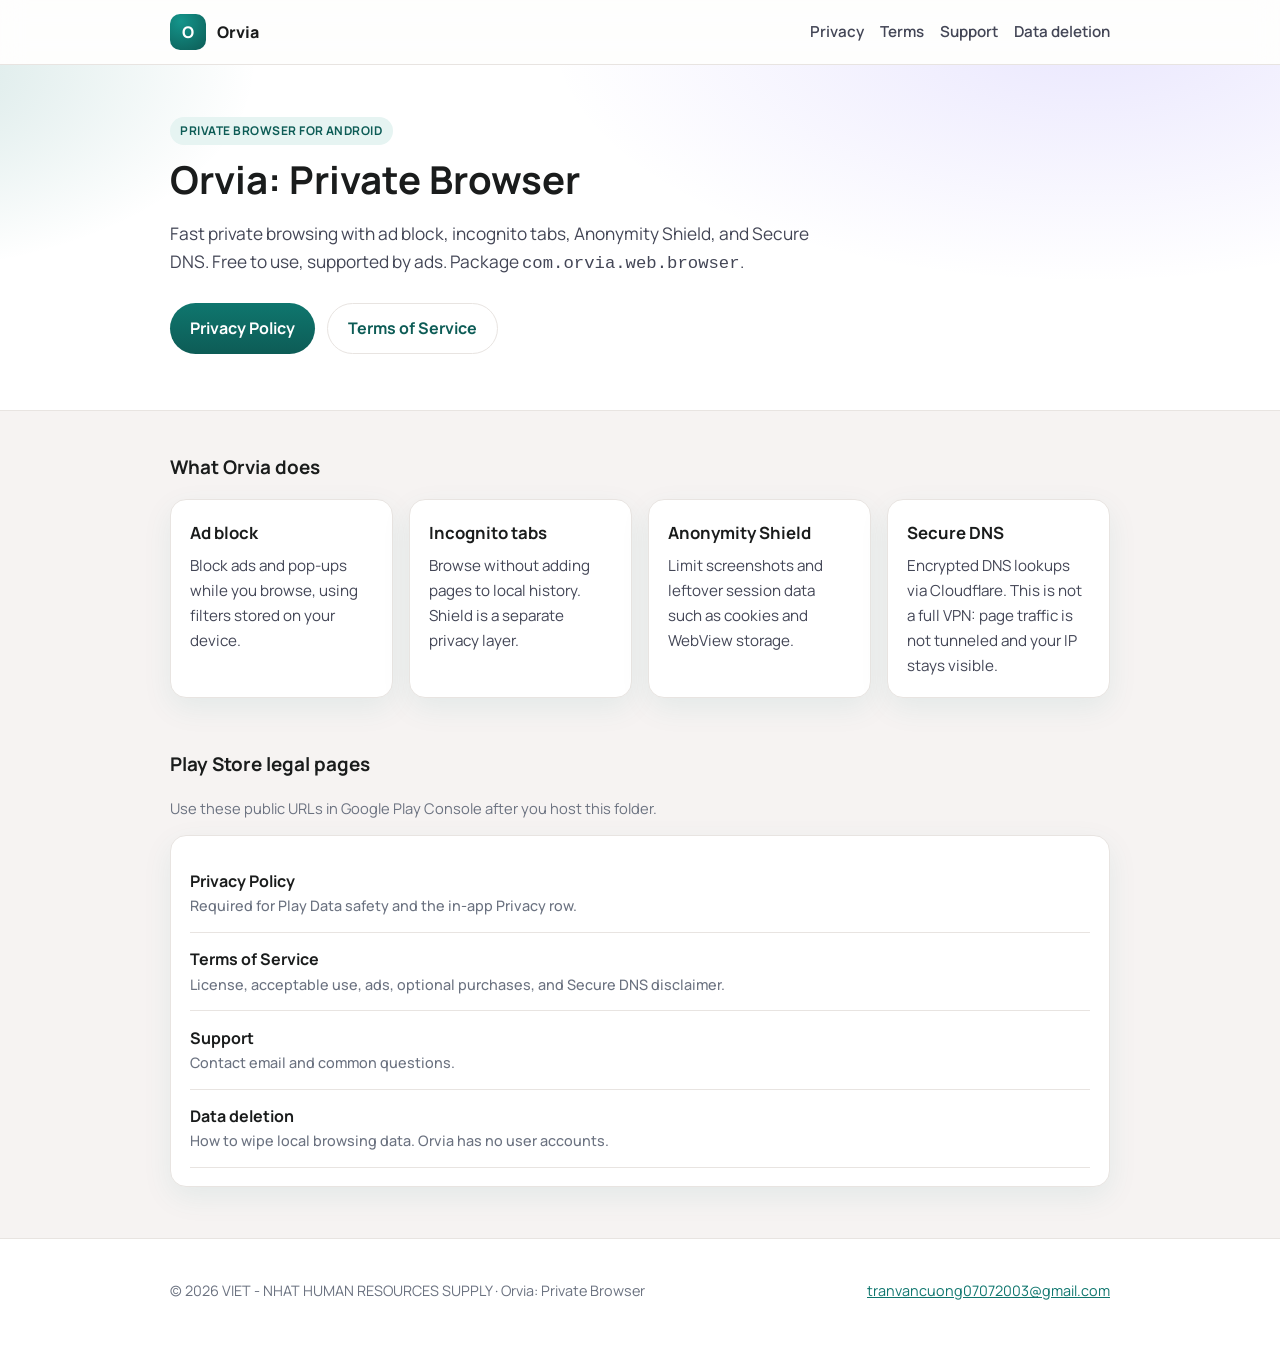
<file: index.html>
<!doctype html>
<html lang="en">
<head>
  <meta charset="utf-8">
  <meta name="viewport" content="width=device-width, initial-scale=1">
  <title>Orvia: Private Browser</title>
  <meta name="description" content="Orvia is a private fast browser with ad block, incognito tabs, Anonymity Shield, and Secure DNS. Privacy Policy and Terms for Google Play.">
  <link rel="preconnect" href="https://fonts.googleapis.com">
  <link rel="preconnect" href="https://fonts.gstatic.com" crossorigin>
  <link href="https://fonts.googleapis.com/css2?family=Manrope:wght@500;600;700;800&display=swap" rel="stylesheet">
  <link rel="stylesheet" href="assets/css/style.css">
</head>
<body>
  <nav class="nav">
    <div class="nav-inner">
      <a class="brand" href="./"><span class="mark">O</span> Orvia</a>
      <div class="nav-links">
        <a href="./privacy/">Privacy</a>
        <a href="./terms/">Terms</a>
        <a href="./support/">Support</a>
        <a href="./delete-account/">Data deletion</a>
      </div>
    </div>
  </nav>

  <header class="hero">
    <div class="hero-inner">
      <span class="badge">Private browser for Android</span>
      <h1>Orvia: Private Browser</h1>
      <p class="lede">Fast private browsing with ad block, incognito tabs, Anonymity Shield, and Secure DNS. Free to use, supported by ads. Package <code>com.orvia.web.browser</code>.</p>
      <div class="cta-row">
        <a class="btn btn-primary" href="./privacy/">Privacy Policy</a>
        <a class="btn btn-ghost" href="./terms/">Terms of Service</a>
      </div>
    </div>
  </header>

  <main>
    <section class="section">
      <div class="wrap">
        <h2 style="border:0;padding:0;margin:0 0 1rem">What Orvia does</h2>
        <div class="grid">
          <article class="card">
            <h3>Ad block</h3>
            <p>Block ads and pop-ups while you browse, using filters stored on your device.</p>
          </article>
          <article class="card">
            <h3>Incognito tabs</h3>
            <p>Browse without adding pages to local history. Shield is a separate privacy layer.</p>
          </article>
          <article class="card">
            <h3>Anonymity Shield</h3>
            <p>Limit screenshots and leftover session data such as cookies and WebView storage.</p>
          </article>
          <article class="card">
            <h3>Secure DNS</h3>
            <p>Encrypted DNS lookups via Cloudflare. This is not a full VPN: page traffic is not tunneled and your IP stays visible.</p>
          </article>
        </div>
      </div>
    </section>

    <section class="section" style="padding-top:0">
      <div class="wrap">
        <h2 style="border:0;padding:0;margin:0 0 1rem">Play Store legal pages</h2>
        <p class="meta">Use these public URLs in Google Play Console after you host this folder.</p>
        <nav class="legal-list card">
          <a href="./privacy/">Privacy Policy <span>Required for Play Data safety and the in-app Privacy row.</span></a>
          <a href="./terms/">Terms of Service <span>License, acceptable use, ads, optional purchases, and Secure DNS disclaimer.</span></a>
          <a href="./support/">Support <span>Contact email and common questions.</span></a>
          <a href="./delete-account/">Data deletion <span>How to wipe local browsing data. Orvia has no user accounts.</span></a>
        </nav>
      </div>
    </section>
  </main>

  <footer>
    <div class="footer-inner">
      <p>© 2026 VIET - NHAT HUMAN RESOURCES SUPPLY · Orvia: Private Browser</p>
      <p><a href="mailto:tranvancuong07072003@gmail.com">tranvancuong07072003@gmail.com</a></p>
    </div>
  </footer>
</body>
</html>
</file>
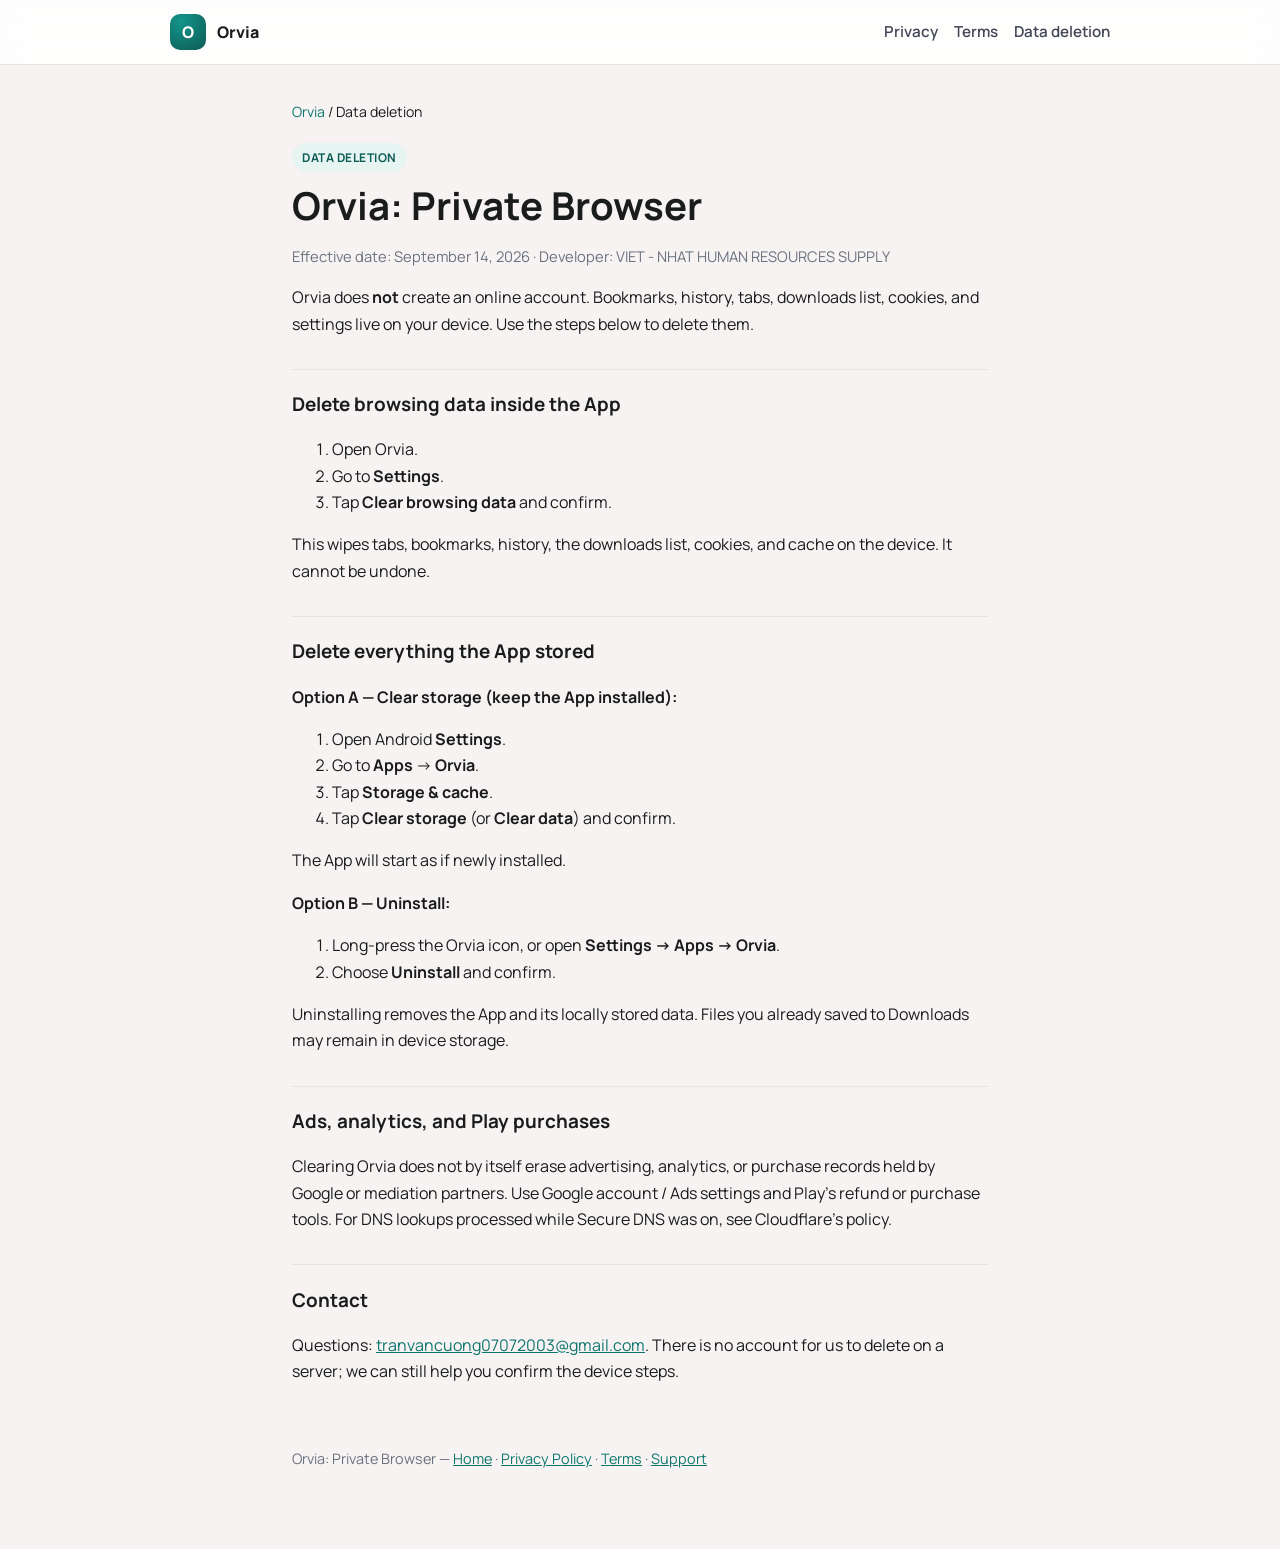
<file: delete-account/index.html>
<!doctype html>
<html lang="en">
<head>
  <meta charset="utf-8">
  <meta name="viewport" content="width=device-width, initial-scale=1">
  <title>Data deletion — Orvia: Private Browser</title>
  <meta name="description" content="How to delete browsing data stored by Orvia: Private Browser. The app has no user accounts.">
  <link rel="preconnect" href="https://fonts.googleapis.com">
  <link rel="preconnect" href="https://fonts.gstatic.com" crossorigin>
  <link href="https://fonts.googleapis.com/css2?family=Manrope:wght@500;600;700;800&display=swap" rel="stylesheet">
  <link rel="stylesheet" href="../assets/css/style.css">
</head>
<body>
  <nav class="nav">
    <div class="nav-inner">
      <a class="brand" href="../"><span class="mark">O</span> Orvia</a>
      <div class="nav-links">
        <a href="../privacy/">Privacy</a>
        <a href="../terms/">Terms</a>
        <a href="../delete-account/">Data deletion</a>
      </div>
    </div>
  </nav>

  <main class="doc">
    <nav class="crumbs"><a href="../">Orvia</a> / Data deletion</nav>
    <span class="badge">Data deletion</span>
    <h1>Orvia: Private Browser</h1>
    <p class="meta">Effective date: September 14, 2026 · Developer: VIET - NHAT HUMAN RESOURCES SUPPLY</p>

    <p>Orvia does <strong>not</strong> create an online account. Bookmarks, history, tabs, downloads list, cookies, and settings live on your device. Use the steps below to delete them.</p>

    <h2>Delete browsing data inside the App</h2>
    <ol>
      <li>Open Orvia.</li>
      <li>Go to <strong>Settings</strong>.</li>
      <li>Tap <strong>Clear browsing data</strong> and confirm.</li>
    </ol>
    <p>This wipes tabs, bookmarks, history, the downloads list, cookies, and cache on the device. It cannot be undone.</p>

    <h2>Delete everything the App stored</h2>
    <p><strong>Option A — Clear storage (keep the App installed):</strong></p>
    <ol>
      <li>Open Android <strong>Settings</strong>.</li>
      <li>Go to <strong>Apps</strong> → <strong>Orvia</strong>.</li>
      <li>Tap <strong>Storage &amp; cache</strong>.</li>
      <li>Tap <strong>Clear storage</strong> (or <strong>Clear data</strong>) and confirm.</li>
    </ol>
    <p>The App will start as if newly installed.</p>
    <p><strong>Option B — Uninstall:</strong></p>
    <ol>
      <li>Long-press the Orvia icon, or open <strong>Settings → Apps → Orvia</strong>.</li>
      <li>Choose <strong>Uninstall</strong> and confirm.</li>
    </ol>
    <p>Uninstalling removes the App and its locally stored data. Files you already saved to Downloads may remain in device storage.</p>

    <h2>Ads, analytics, and Play purchases</h2>
    <p>Clearing Orvia does not by itself erase advertising, analytics, or purchase records held by Google or mediation partners. Use Google account / Ads settings and Play’s refund or purchase tools. For DNS lookups processed while Secure DNS was on, see Cloudflare’s policy.</p>

    <h2>Contact</h2>
    <p>Questions: <a href="mailto:tranvancuong07072003@gmail.com">tranvancuong07072003@gmail.com</a>. There is no account for us to delete on a server; we can still help you confirm the device steps.</p>

    <footer style="background:transparent;border:0;padding:2rem 0 0">
      <p>Orvia: Private Browser — <a href="../">Home</a> · <a href="../privacy/">Privacy Policy</a> · <a href="../terms/">Terms</a> · <a href="../support/">Support</a></p>
    </footer>
  </main>
</body>
</html>
</file>
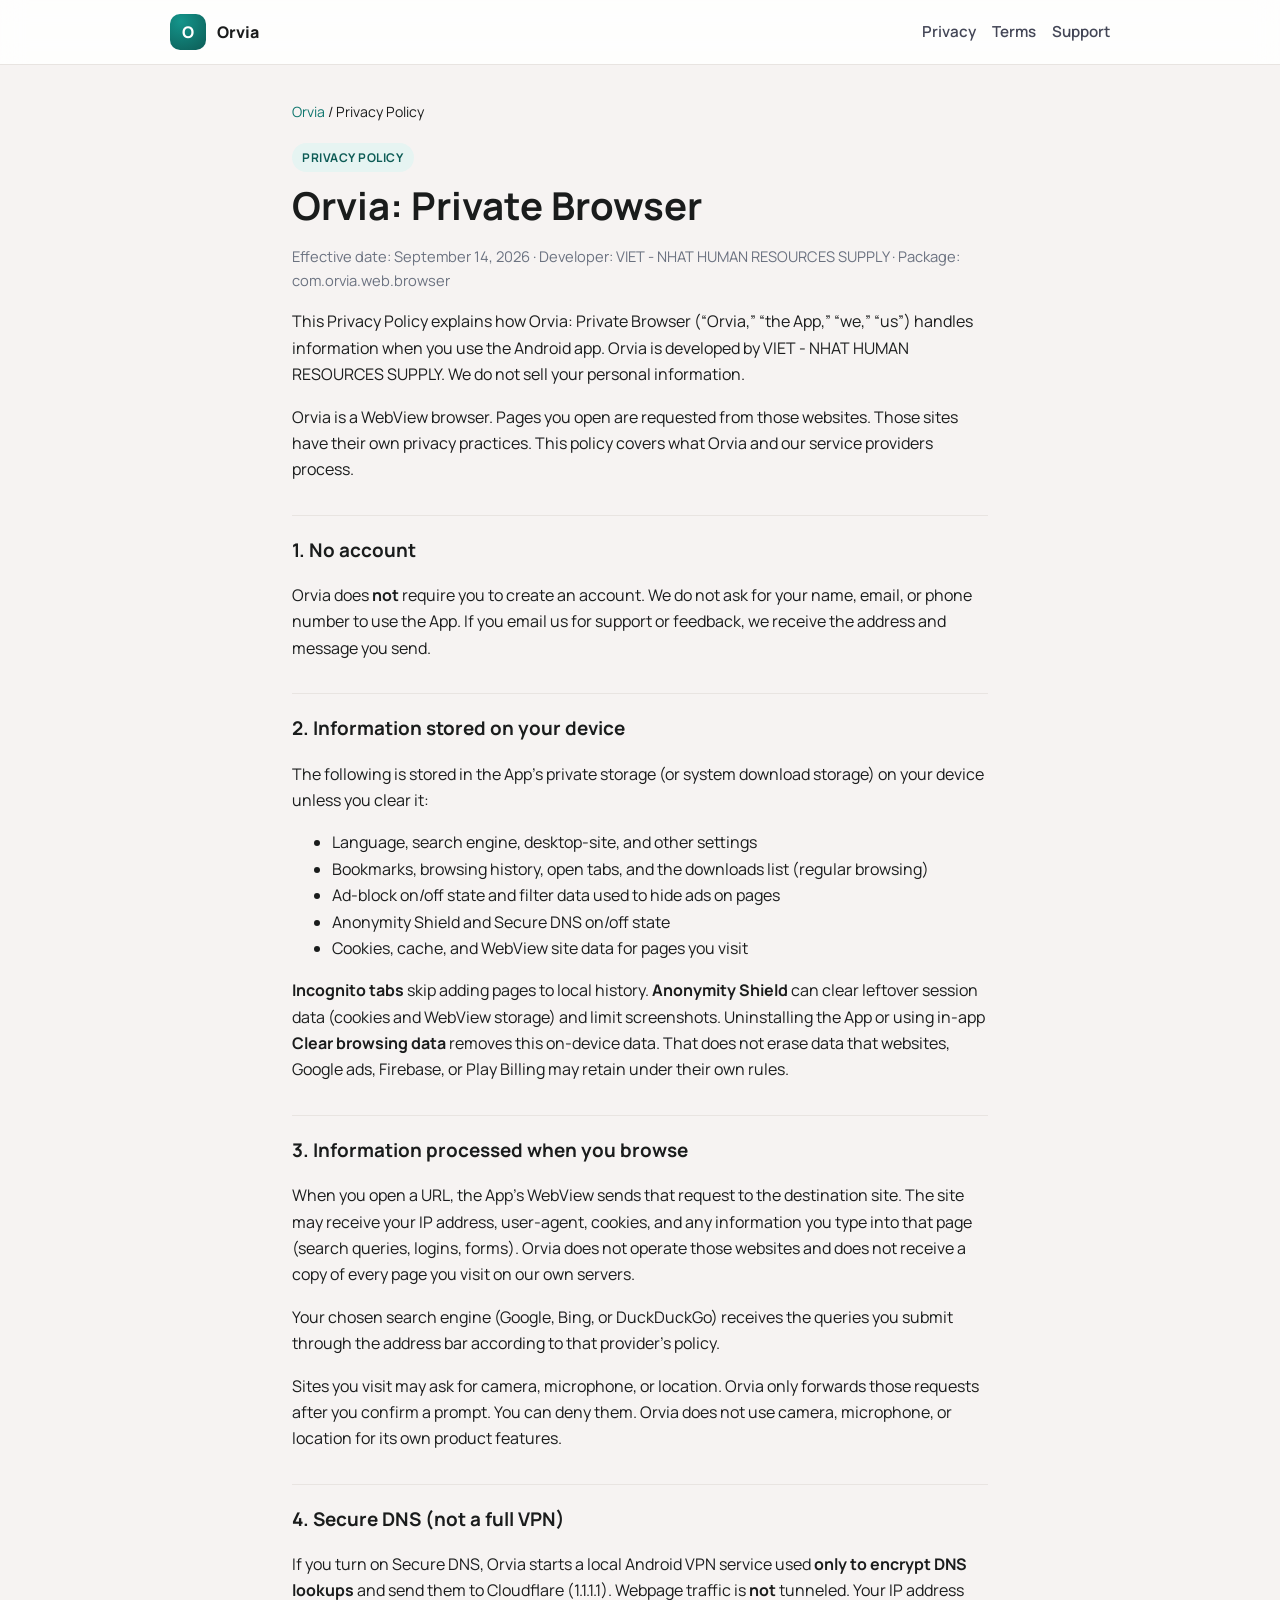
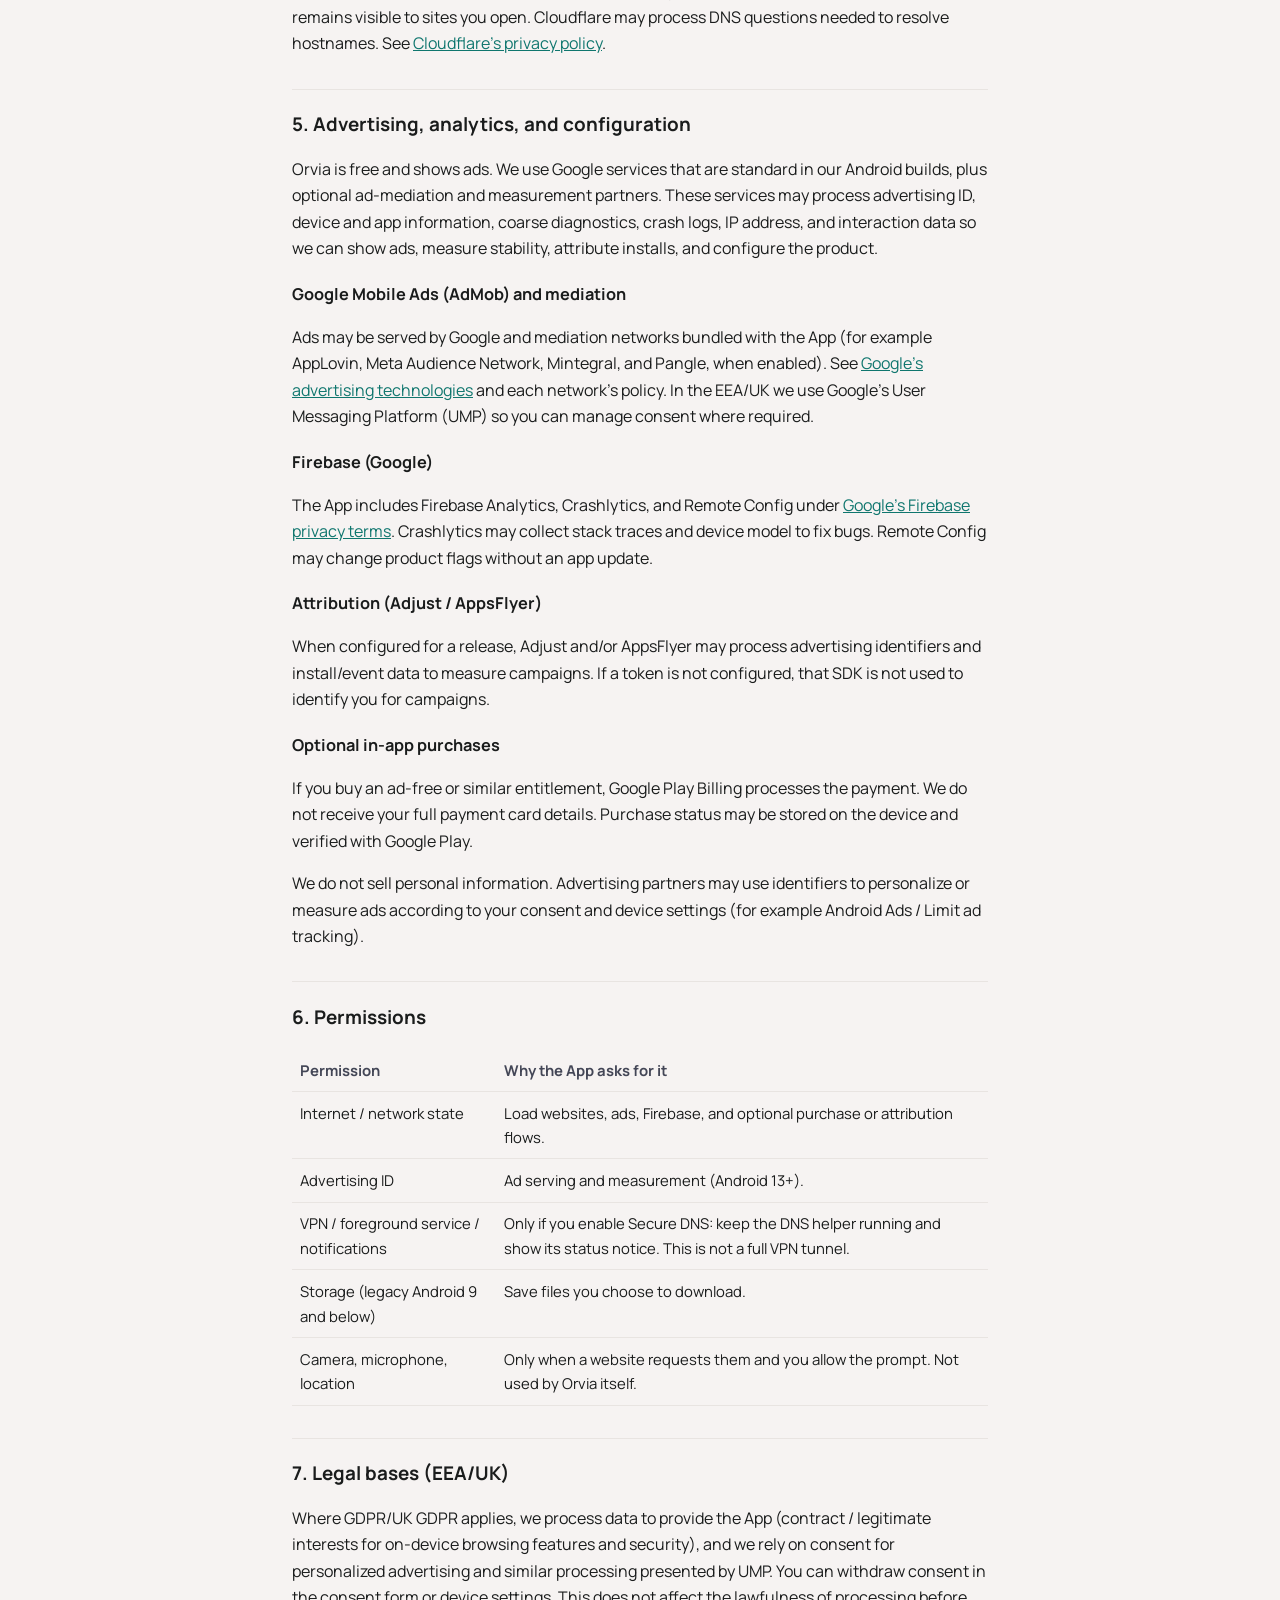
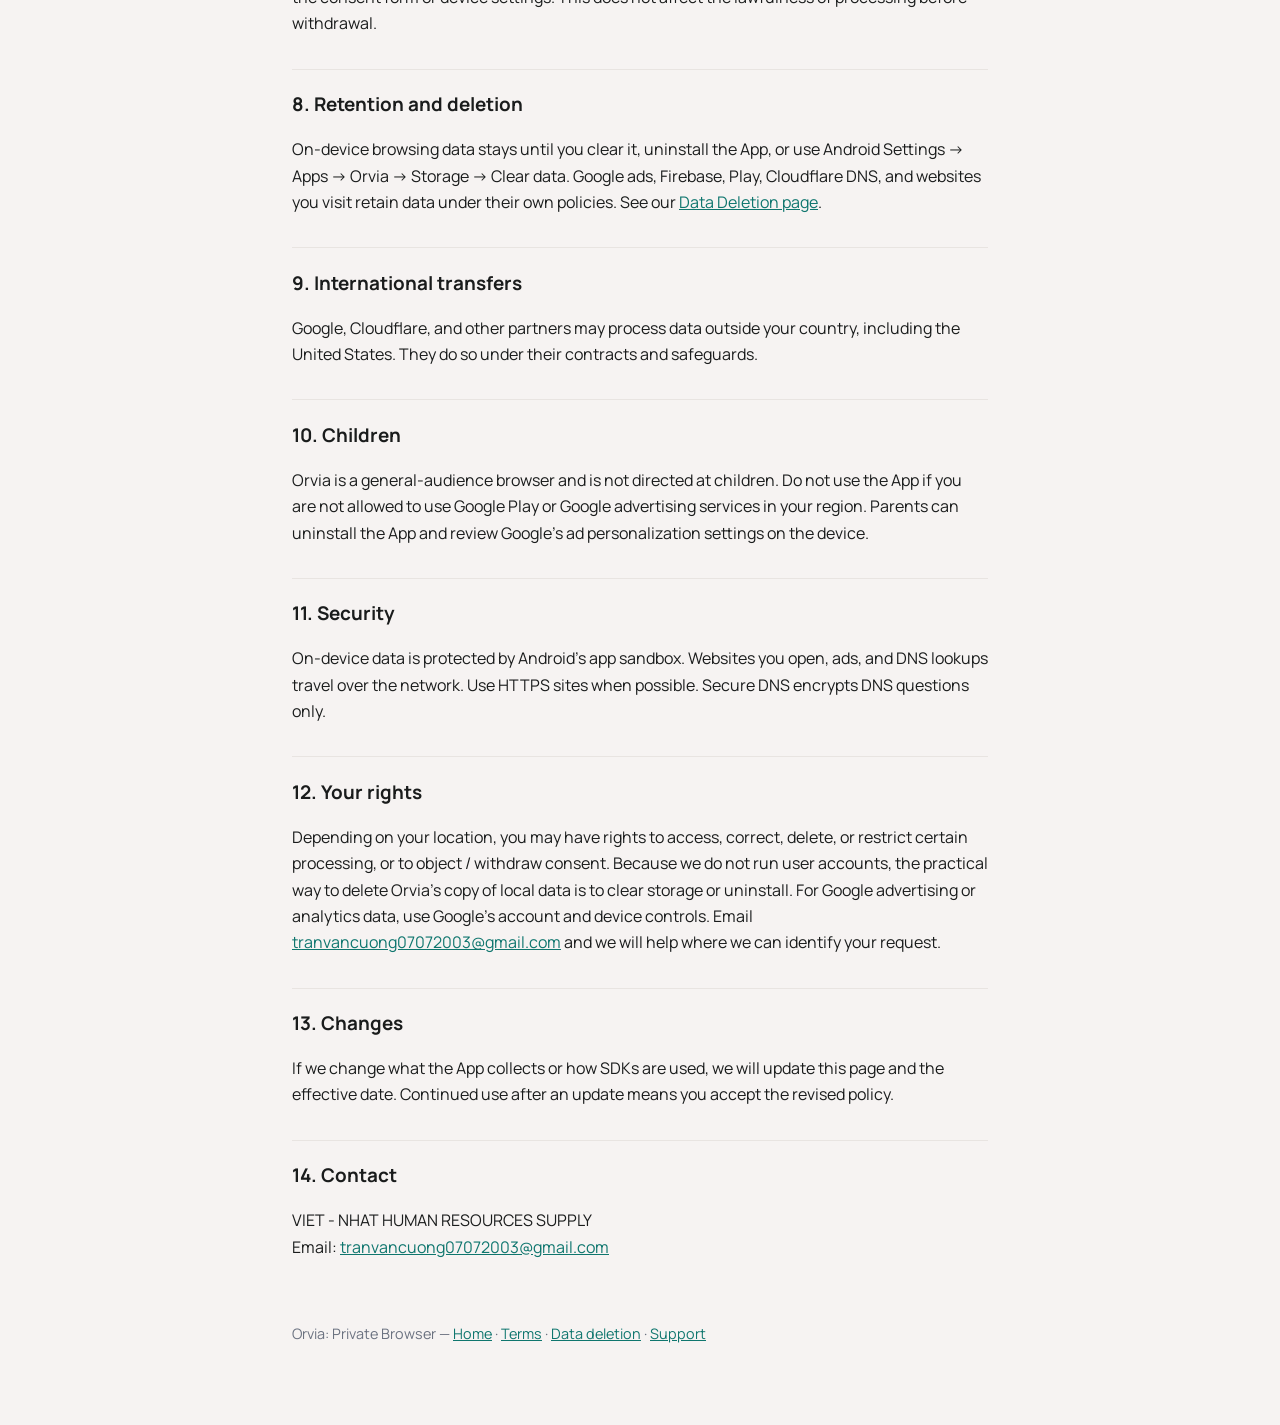
<file: privacy/index.html>
<!doctype html>
<html lang="en">
<head>
  <meta charset="utf-8">
  <meta name="viewport" content="width=device-width, initial-scale=1">
  <title>Privacy Policy — Orvia: Private Browser</title>
  <meta name="description" content="Privacy Policy for Orvia: Private Browser, developed by VIET - NHAT HUMAN RESOURCES SUPPLY.">
  <link rel="preconnect" href="https://fonts.googleapis.com">
  <link rel="preconnect" href="https://fonts.gstatic.com" crossorigin>
  <link href="https://fonts.googleapis.com/css2?family=Manrope:wght@500;600;700;800&display=swap" rel="stylesheet">
  <link rel="stylesheet" href="../assets/css/style.css">
</head>
<body>
  <nav class="nav">
    <div class="nav-inner">
      <a class="brand" href="../"><span class="mark">O</span> Orvia</a>
      <div class="nav-links">
        <a href="../privacy/">Privacy</a>
        <a href="../terms/">Terms</a>
        <a href="../support/">Support</a>
      </div>
    </div>
  </nav>

  <main class="doc">
    <nav class="crumbs"><a href="../">Orvia</a> / Privacy Policy</nav>
    <span class="badge">Privacy Policy</span>
    <h1>Orvia: Private Browser</h1>
    <p class="meta">Effective date: September 14, 2026 · Developer: VIET - NHAT HUMAN RESOURCES SUPPLY · Package: com.orvia.web.browser</p>

    <p>This Privacy Policy explains how Orvia: Private Browser (“Orvia,” “the App,” “we,” “us”) handles information when you use the Android app. Orvia is developed by VIET - NHAT HUMAN RESOURCES SUPPLY. We do not sell your personal information.</p>
    <p>Orvia is a WebView browser. Pages you open are requested from those websites. Those sites have their own privacy practices. This policy covers what Orvia and our service providers process.</p>

    <h2>1. No account</h2>
    <p>Orvia does <strong>not</strong> require you to create an account. We do not ask for your name, email, or phone number to use the App. If you email us for support or feedback, we receive the address and message you send.</p>

    <h2>2. Information stored on your device</h2>
    <p>The following is stored in the App’s private storage (or system download storage) on your device unless you clear it:</p>
    <ul>
      <li>Language, search engine, desktop-site, and other settings</li>
      <li>Bookmarks, browsing history, open tabs, and the downloads list (regular browsing)</li>
      <li>Ad-block on/off state and filter data used to hide ads on pages</li>
      <li>Anonymity Shield and Secure DNS on/off state</li>
      <li>Cookies, cache, and WebView site data for pages you visit</li>
    </ul>
    <p><strong>Incognito tabs</strong> skip adding pages to local history. <strong>Anonymity Shield</strong> can clear leftover session data (cookies and WebView storage) and limit screenshots. Uninstalling the App or using in-app <strong>Clear browsing data</strong> removes this on-device data. That does not erase data that websites, Google ads, Firebase, or Play Billing may retain under their own rules.</p>

    <h2>3. Information processed when you browse</h2>
    <p>When you open a URL, the App’s WebView sends that request to the destination site. The site may receive your IP address, user-agent, cookies, and any information you type into that page (search queries, logins, forms). Orvia does not operate those websites and does not receive a copy of every page you visit on our own servers.</p>
    <p>Your chosen search engine (Google, Bing, or DuckDuckGo) receives the queries you submit through the address bar according to that provider’s policy.</p>
    <p>Sites you visit may ask for camera, microphone, or location. Orvia only forwards those requests after you confirm a prompt. You can deny them. Orvia does not use camera, microphone, or location for its own product features.</p>

    <h2>4. Secure DNS (not a full VPN)</h2>
    <p>If you turn on Secure DNS, Orvia starts a local Android VPN service used <strong>only to encrypt DNS lookups</strong> and send them to Cloudflare (1.1.1.1). Webpage traffic is <strong>not</strong> tunneled. Your IP address remains visible to sites you open. Cloudflare may process DNS questions needed to resolve hostnames. See <a href="https://www.cloudflare.com/privacypolicy/">Cloudflare’s privacy policy</a>.</p>

    <h2>5. Advertising, analytics, and configuration</h2>
    <p>Orvia is free and shows ads. We use Google services that are standard in our Android builds, plus optional ad-mediation and measurement partners. These services may process advertising ID, device and app information, coarse diagnostics, crash logs, IP address, and interaction data so we can show ads, measure stability, attribute installs, and configure the product.</p>

    <h3>Google Mobile Ads (AdMob) and mediation</h3>
    <p>Ads may be served by Google and mediation networks bundled with the App (for example AppLovin, Meta Audience Network, Mintegral, and Pangle, when enabled). See <a href="https://policies.google.com/technologies/ads">Google’s advertising technologies</a> and each network’s policy. In the EEA/UK we use Google’s User Messaging Platform (UMP) so you can manage consent where required.</p>

    <h3>Firebase (Google)</h3>
    <p>The App includes Firebase Analytics, Crashlytics, and Remote Config under <a href="https://firebase.google.com/support/privacy">Google’s Firebase privacy terms</a>. Crashlytics may collect stack traces and device model to fix bugs. Remote Config may change product flags without an app update.</p>

    <h3>Attribution (Adjust / AppsFlyer)</h3>
    <p>When configured for a release, Adjust and/or AppsFlyer may process advertising identifiers and install/event data to measure campaigns. If a token is not configured, that SDK is not used to identify you for campaigns.</p>

    <h3>Optional in-app purchases</h3>
    <p>If you buy an ad-free or similar entitlement, Google Play Billing processes the payment. We do not receive your full payment card details. Purchase status may be stored on the device and verified with Google Play.</p>
    <p>We do not sell personal information. Advertising partners may use identifiers to personalize or measure ads according to your consent and device settings (for example Android Ads / Limit ad tracking).</p>

    <h2>6. Permissions</h2>
    <table>
      <tr><th>Permission</th><th>Why the App asks for it</th></tr>
      <tr><td>Internet / network state</td><td>Load websites, ads, Firebase, and optional purchase or attribution flows.</td></tr>
      <tr><td>Advertising ID</td><td>Ad serving and measurement (Android 13+).</td></tr>
      <tr><td>VPN / foreground service / notifications</td><td>Only if you enable Secure DNS: keep the DNS helper running and show its status notice. This is not a full VPN tunnel.</td></tr>
      <tr><td>Storage (legacy Android 9 and below)</td><td>Save files you choose to download.</td></tr>
      <tr><td>Camera, microphone, location</td><td>Only when a website requests them and you allow the prompt. Not used by Orvia itself.</td></tr>
    </table>

    <h2>7. Legal bases (EEA/UK)</h2>
    <p>Where GDPR/UK GDPR applies, we process data to provide the App (contract / legitimate interests for on-device browsing features and security), and we rely on consent for personalized advertising and similar processing presented by UMP. You can withdraw consent in the consent form or device settings. This does not affect the lawfulness of processing before withdrawal.</p>

    <h2>8. Retention and deletion</h2>
    <p>On-device browsing data stays until you clear it, uninstall the App, or use Android Settings → Apps → Orvia → Storage → Clear data. Google ads, Firebase, Play, Cloudflare DNS, and websites you visit retain data under their own policies. See our <a href="../delete-account/">Data Deletion page</a>.</p>

    <h2>9. International transfers</h2>
    <p>Google, Cloudflare, and other partners may process data outside your country, including the United States. They do so under their contracts and safeguards.</p>

    <h2>10. Children</h2>
    <p>Orvia is a general-audience browser and is not directed at children. Do not use the App if you are not allowed to use Google Play or Google advertising services in your region. Parents can uninstall the App and review Google’s ad personalization settings on the device.</p>

    <h2>11. Security</h2>
    <p>On-device data is protected by Android’s app sandbox. Websites you open, ads, and DNS lookups travel over the network. Use HTTPS sites when possible. Secure DNS encrypts DNS questions only.</p>

    <h2>12. Your rights</h2>
    <p>Depending on your location, you may have rights to access, correct, delete, or restrict certain processing, or to object / withdraw consent. Because we do not run user accounts, the practical way to delete Orvia’s copy of local data is to clear storage or uninstall. For Google advertising or analytics data, use Google’s account and device controls. Email <a href="mailto:tranvancuong07072003@gmail.com">tranvancuong07072003@gmail.com</a> and we will help where we can identify your request.</p>

    <h2>13. Changes</h2>
    <p>If we change what the App collects or how SDKs are used, we will update this page and the effective date. Continued use after an update means you accept the revised policy.</p>

    <h2>14. Contact</h2>
    <p>VIET - NHAT HUMAN RESOURCES SUPPLY<br>
    Email: <a href="mailto:tranvancuong07072003@gmail.com">tranvancuong07072003@gmail.com</a></p>

    <footer style="background:transparent;border:0;padding:2rem 0 0">
      <p>Orvia: Private Browser — <a href="../">Home</a> · <a href="../terms/">Terms</a> · <a href="../delete-account/">Data deletion</a> · <a href="../support/">Support</a></p>
    </footer>
  </main>
</body>
</html>
</file>
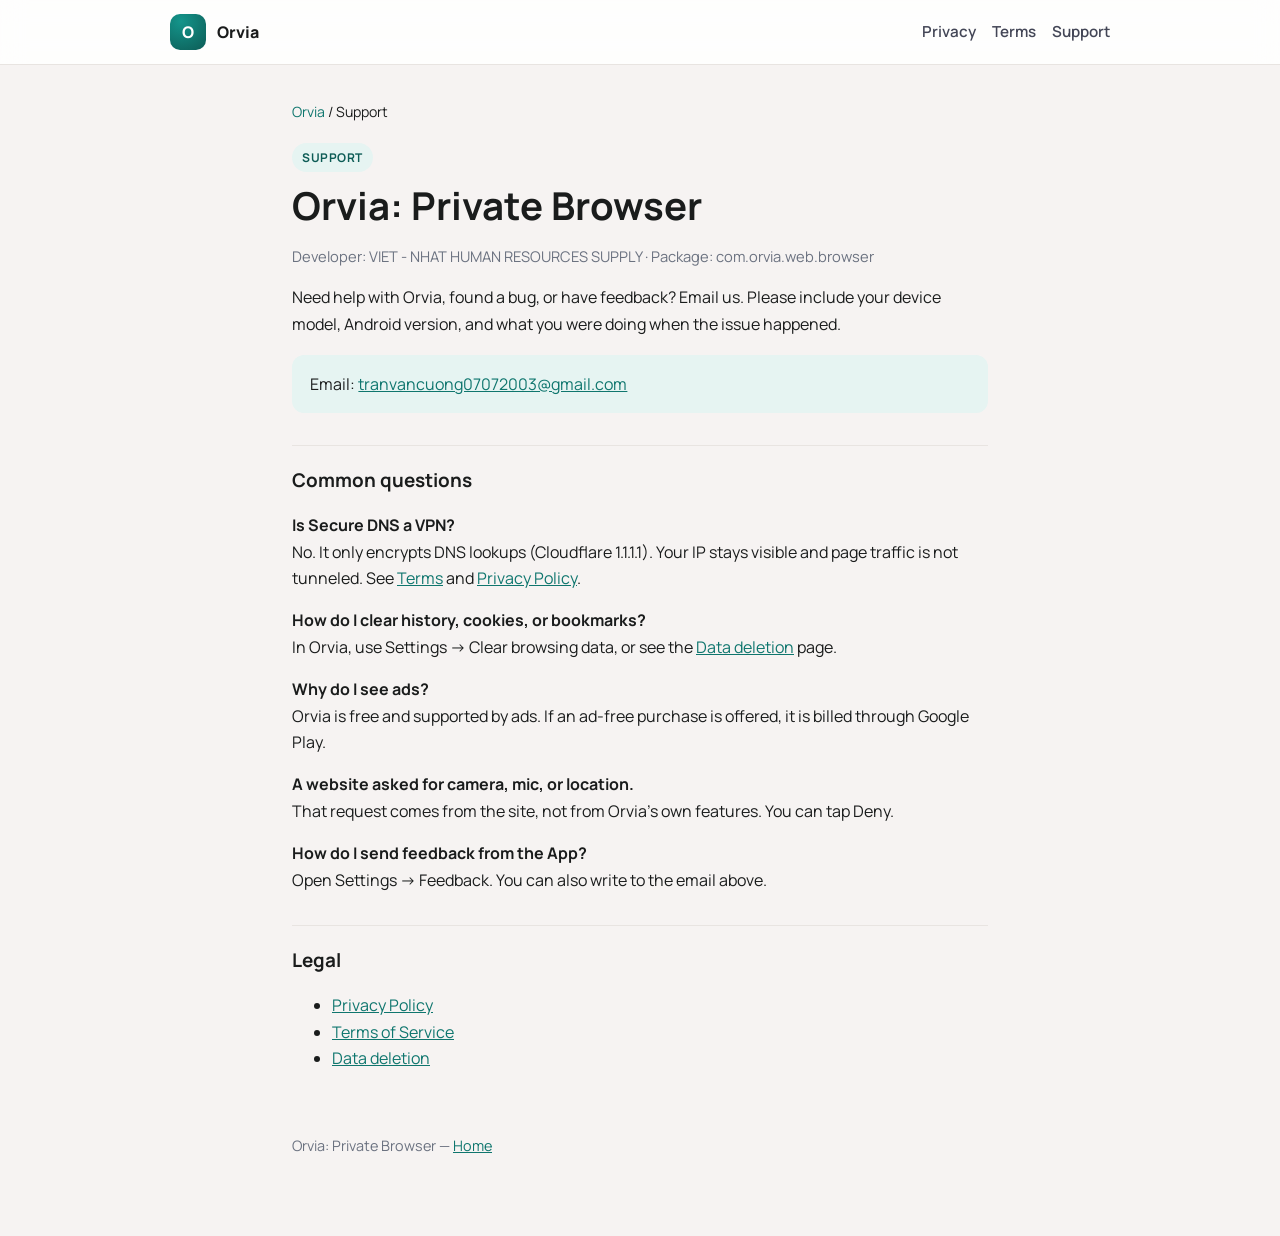
<file: support/index.html>
<!doctype html>
<html lang="en">
<head>
  <meta charset="utf-8">
  <meta name="viewport" content="width=device-width, initial-scale=1">
  <title>Support — Orvia: Private Browser</title>
  <meta name="description" content="Support and contact for Orvia: Private Browser.">
  <link rel="preconnect" href="https://fonts.googleapis.com">
  <link rel="preconnect" href="https://fonts.gstatic.com" crossorigin>
  <link href="https://fonts.googleapis.com/css2?family=Manrope:wght@500;600;700;800&display=swap" rel="stylesheet">
  <link rel="stylesheet" href="../assets/css/style.css">
</head>
<body>
  <nav class="nav">
    <div class="nav-inner">
      <a class="brand" href="../"><span class="mark">O</span> Orvia</a>
      <div class="nav-links">
        <a href="../privacy/">Privacy</a>
        <a href="../terms/">Terms</a>
        <a href="../support/">Support</a>
      </div>
    </div>
  </nav>

  <main class="doc">
    <nav class="crumbs"><a href="../">Orvia</a> / Support</nav>
    <span class="badge">Support</span>
    <h1>Orvia: Private Browser</h1>
    <p class="meta">Developer: VIET - NHAT HUMAN RESOURCES SUPPLY · Package: com.orvia.web.browser</p>

    <p>Need help with Orvia, found a bug, or have feedback? Email us. Please include your device model, Android version, and what you were doing when the issue happened.</p>
    <p class="contact">Email: <a href="mailto:tranvancuong07072003@gmail.com">tranvancuong07072003@gmail.com</a></p>

    <h2>Common questions</h2>
    <p><strong>Is Secure DNS a VPN?</strong><br>
    No. It only encrypts DNS lookups (Cloudflare 1.1.1.1). Your IP stays visible and page traffic is not tunneled. See <a href="../terms/">Terms</a> and <a href="../privacy/">Privacy Policy</a>.</p>
    <p><strong>How do I clear history, cookies, or bookmarks?</strong><br>
    In Orvia, use Settings → Clear browsing data, or see the <a href="../delete-account/">Data deletion</a> page.</p>
    <p><strong>Why do I see ads?</strong><br>
    Orvia is free and supported by ads. If an ad-free purchase is offered, it is billed through Google Play.</p>
    <p><strong>A website asked for camera, mic, or location.</strong><br>
    That request comes from the site, not from Orvia’s own features. You can tap Deny.</p>
    <p><strong>How do I send feedback from the App?</strong><br>
    Open Settings → Feedback. You can also write to the email above.</p>

    <h2>Legal</h2>
    <ul>
      <li><a href="../privacy/">Privacy Policy</a></li>
      <li><a href="../terms/">Terms of Service</a></li>
      <li><a href="../delete-account/">Data deletion</a></li>
    </ul>

    <footer style="background:transparent;border:0;padding:2rem 0 0">
      <p>Orvia: Private Browser — <a href="../">Home</a></p>
    </footer>
  </main>
</body>
</html>
</file>
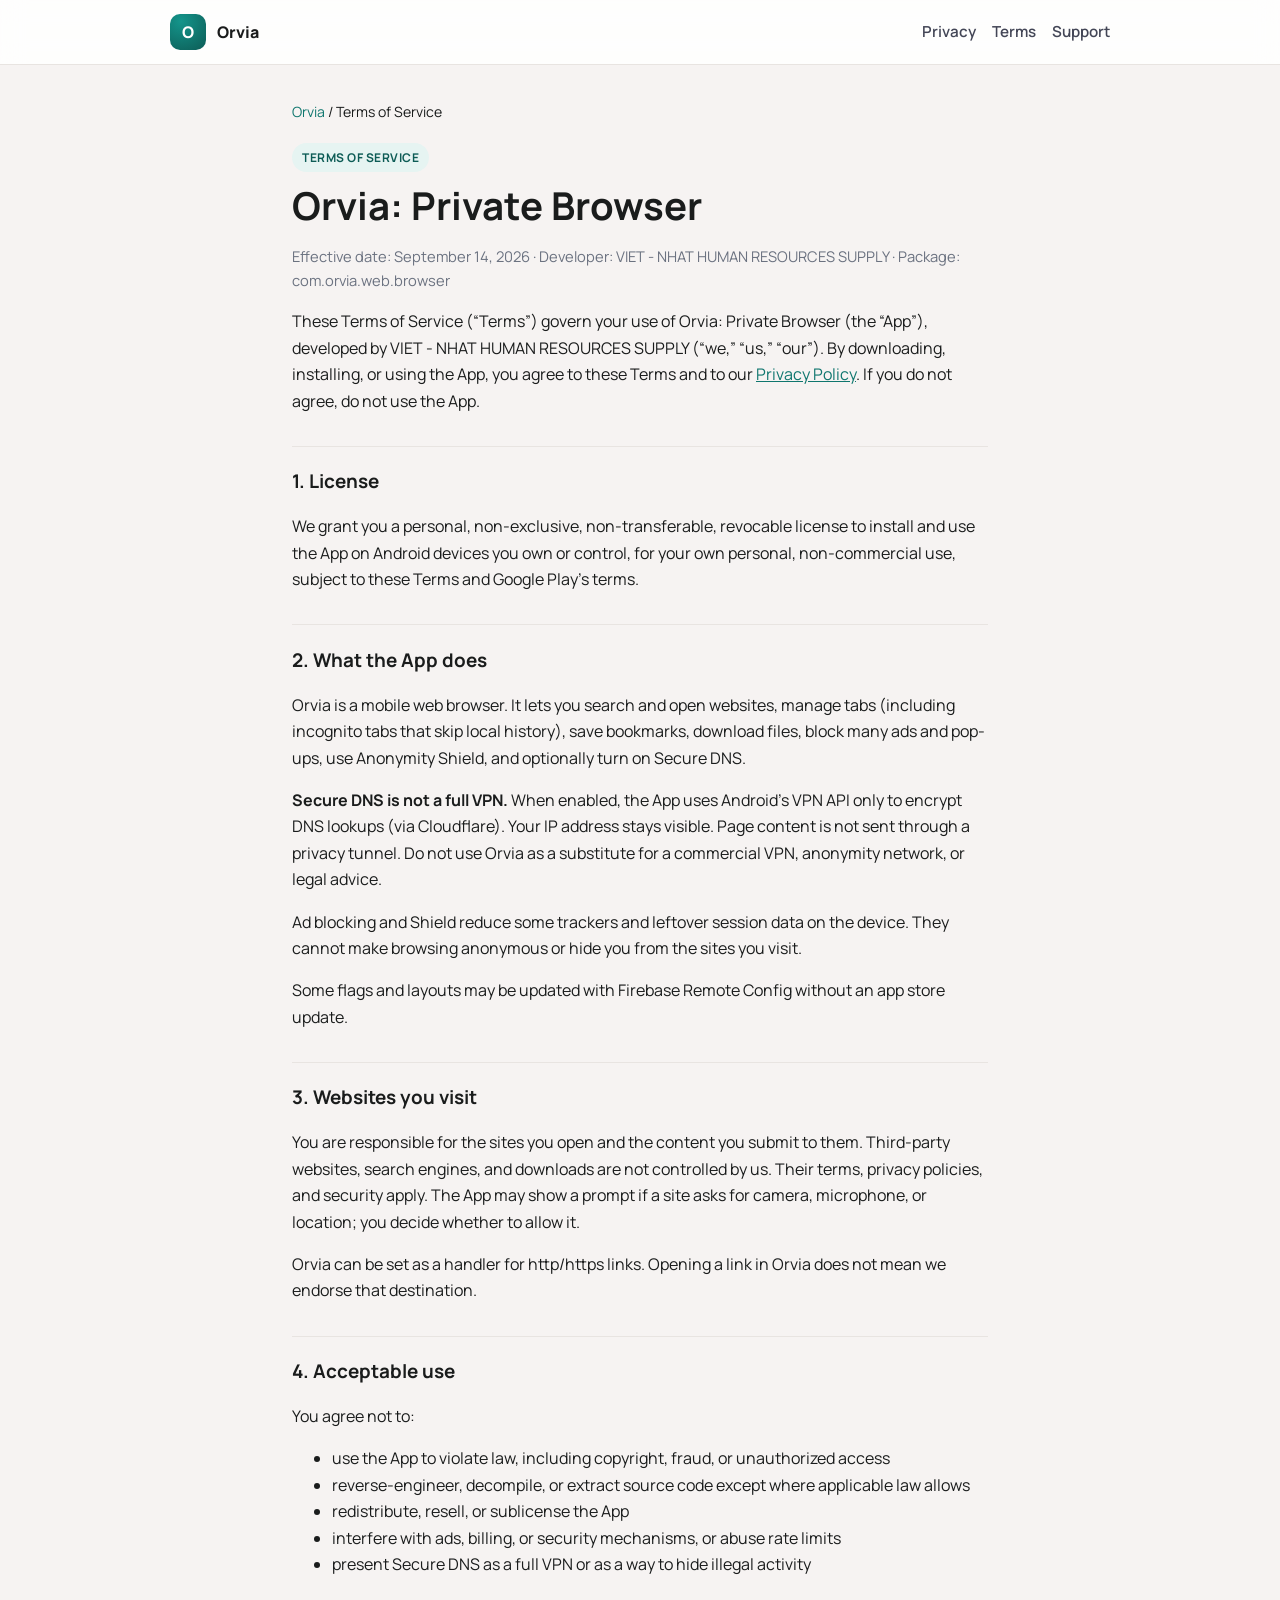
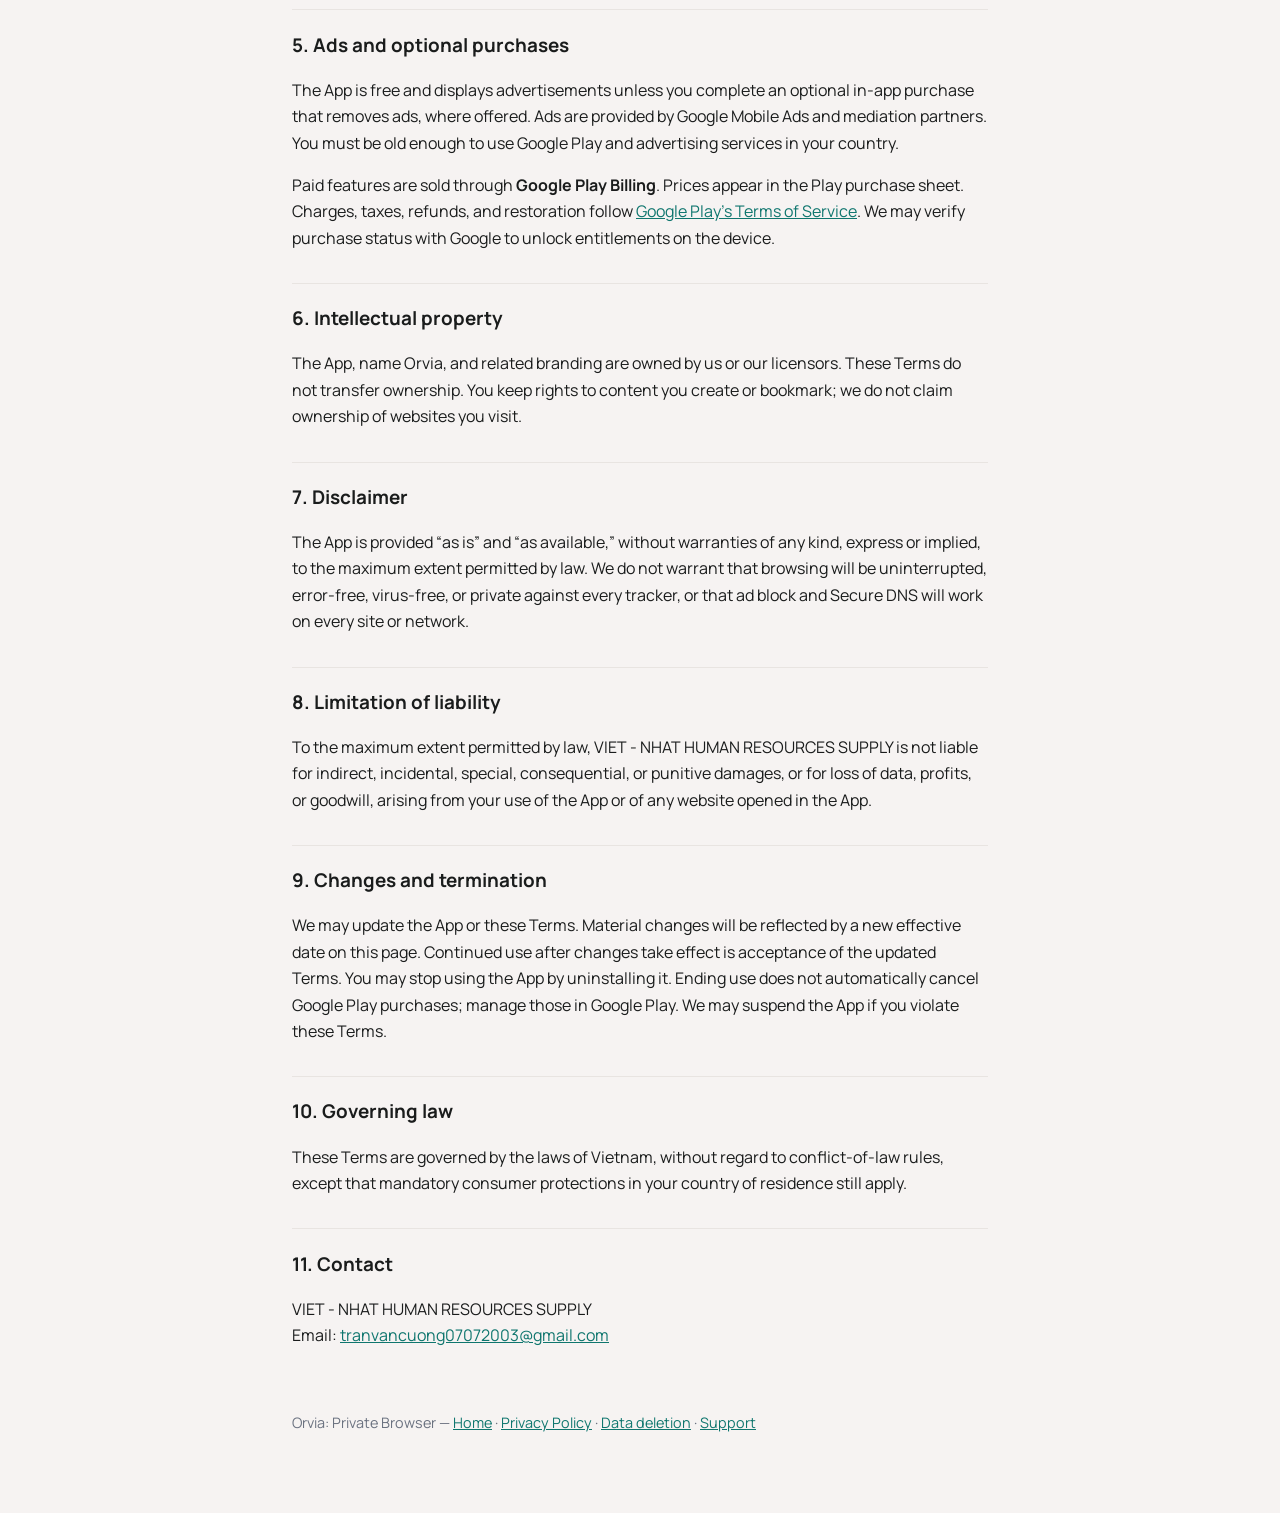
<file: terms/index.html>
<!doctype html>
<html lang="en">
<head>
  <meta charset="utf-8">
  <meta name="viewport" content="width=device-width, initial-scale=1">
  <title>Terms of Service — Orvia: Private Browser</title>
  <meta name="description" content="Terms of Service for Orvia: Private Browser, developed by VIET - NHAT HUMAN RESOURCES SUPPLY.">
  <link rel="preconnect" href="https://fonts.googleapis.com">
  <link rel="preconnect" href="https://fonts.gstatic.com" crossorigin>
  <link href="https://fonts.googleapis.com/css2?family=Manrope:wght@500;600;700;800&display=swap" rel="stylesheet">
  <link rel="stylesheet" href="../assets/css/style.css">
</head>
<body>
  <nav class="nav">
    <div class="nav-inner">
      <a class="brand" href="../"><span class="mark">O</span> Orvia</a>
      <div class="nav-links">
        <a href="../privacy/">Privacy</a>
        <a href="../terms/">Terms</a>
        <a href="../support/">Support</a>
      </div>
    </div>
  </nav>

  <main class="doc">
    <nav class="crumbs"><a href="../">Orvia</a> / Terms of Service</nav>
    <span class="badge">Terms of Service</span>
    <h1>Orvia: Private Browser</h1>
    <p class="meta">Effective date: September 14, 2026 · Developer: VIET - NHAT HUMAN RESOURCES SUPPLY · Package: com.orvia.web.browser</p>

    <p>These Terms of Service (“Terms”) govern your use of Orvia: Private Browser (the “App”), developed by VIET - NHAT HUMAN RESOURCES SUPPLY (“we,” “us,” “our”). By downloading, installing, or using the App, you agree to these Terms and to our <a href="../privacy/">Privacy Policy</a>. If you do not agree, do not use the App.</p>

    <h2>1. License</h2>
    <p>We grant you a personal, non-exclusive, non-transferable, revocable license to install and use the App on Android devices you own or control, for your own personal, non-commercial use, subject to these Terms and Google Play’s terms.</p>

    <h2>2. What the App does</h2>
    <p>Orvia is a mobile web browser. It lets you search and open websites, manage tabs (including incognito tabs that skip local history), save bookmarks, download files, block many ads and pop-ups, use Anonymity Shield, and optionally turn on Secure DNS.</p>
    <p><strong>Secure DNS is not a full VPN.</strong> When enabled, the App uses Android’s VPN API only to encrypt DNS lookups (via Cloudflare). Your IP address stays visible. Page content is not sent through a privacy tunnel. Do not use Orvia as a substitute for a commercial VPN, anonymity network, or legal advice.</p>
    <p>Ad blocking and Shield reduce some trackers and leftover session data on the device. They cannot make browsing anonymous or hide you from the sites you visit.</p>
    <p>Some flags and layouts may be updated with Firebase Remote Config without an app store update.</p>

    <h2>3. Websites you visit</h2>
    <p>You are responsible for the sites you open and the content you submit to them. Third-party websites, search engines, and downloads are not controlled by us. Their terms, privacy policies, and security apply. The App may show a prompt if a site asks for camera, microphone, or location; you decide whether to allow it.</p>
    <p>Orvia can be set as a handler for http/https links. Opening a link in Orvia does not mean we endorse that destination.</p>

    <h2>4. Acceptable use</h2>
    <p>You agree not to:</p>
    <ul>
      <li>use the App to violate law, including copyright, fraud, or unauthorized access</li>
      <li>reverse-engineer, decompile, or extract source code except where applicable law allows</li>
      <li>redistribute, resell, or sublicense the App</li>
      <li>interfere with ads, billing, or security mechanisms, or abuse rate limits</li>
      <li>present Secure DNS as a full VPN or as a way to hide illegal activity</li>
    </ul>

    <h2>5. Ads and optional purchases</h2>
    <p>The App is free and displays advertisements unless you complete an optional in-app purchase that removes ads, where offered. Ads are provided by Google Mobile Ads and mediation partners. You must be old enough to use Google Play and advertising services in your country.</p>
    <p>Paid features are sold through <strong>Google Play Billing</strong>. Prices appear in the Play purchase sheet. Charges, taxes, refunds, and restoration follow <a href="https://play.google.com/about/play-terms/">Google Play’s Terms of Service</a>. We may verify purchase status with Google to unlock entitlements on the device.</p>

    <h2>6. Intellectual property</h2>
    <p>The App, name Orvia, and related branding are owned by us or our licensors. These Terms do not transfer ownership. You keep rights to content you create or bookmark; we do not claim ownership of websites you visit.</p>

    <h2>7. Disclaimer</h2>
    <p>The App is provided “as is” and “as available,” without warranties of any kind, express or implied, to the maximum extent permitted by law. We do not warrant that browsing will be uninterrupted, error-free, virus-free, or private against every tracker, or that ad block and Secure DNS will work on every site or network.</p>

    <h2>8. Limitation of liability</h2>
    <p>To the maximum extent permitted by law, VIET - NHAT HUMAN RESOURCES SUPPLY is not liable for indirect, incidental, special, consequential, or punitive damages, or for loss of data, profits, or goodwill, arising from your use of the App or of any website opened in the App.</p>

    <h2>9. Changes and termination</h2>
    <p>We may update the App or these Terms. Material changes will be reflected by a new effective date on this page. Continued use after changes take effect is acceptance of the updated Terms. You may stop using the App by uninstalling it. Ending use does not automatically cancel Google Play purchases; manage those in Google Play. We may suspend the App if you violate these Terms.</p>

    <h2>10. Governing law</h2>
    <p>These Terms are governed by the laws of Vietnam, without regard to conflict-of-law rules, except that mandatory consumer protections in your country of residence still apply.</p>

    <h2>11. Contact</h2>
    <p>VIET - NHAT HUMAN RESOURCES SUPPLY<br>
    Email: <a href="mailto:tranvancuong07072003@gmail.com">tranvancuong07072003@gmail.com</a></p>

    <footer style="background:transparent;border:0;padding:2rem 0 0">
      <p>Orvia: Private Browser — <a href="../">Home</a> · <a href="../privacy/">Privacy Policy</a> · <a href="../delete-account/">Data deletion</a> · <a href="../support/">Support</a></p>
    </footer>
  </main>
</body>
</html>
</file>
<file: assets/css/style.css>
:root {
  --teal: #0f766e;
  --teal-dark: #0d5c56;
  --teal-soft: #e6f4f2;
  --private: #7c6af7;
  --private-soft: #efeaff;
  --text: #1a1c1c;
  --text-2: #434656;
  --text-3: #6b7280;
  --bg: #f6f3f2;
  --card: #ffffff;
  --line: #e8e4e1;
  --radius: 16px;
  --shadow: 0 10px 30px rgba(15, 118, 110, 0.08);
}

* { box-sizing: border-box; }
html { scroll-behavior: smooth; }
body {
  margin: 0;
  font-family: Manrope, system-ui, -apple-system, Segoe UI, sans-serif;
  background: var(--bg);
  color: var(--text);
  line-height: 1.65;
}
a { color: var(--teal); }
img { max-width: 100%; }

.nav {
  position: sticky;
  top: 0;
  z-index: 20;
  background: rgba(255, 255, 255, 0.86);
  backdrop-filter: blur(12px);
  border-bottom: 1px solid var(--line);
}
.nav-inner, .wrap, .hero-inner, .footer-inner {
  max-width: 980px;
  margin: 0 auto;
  padding: 0 1.25rem;
}
.nav-inner {
  display: flex;
  align-items: center;
  justify-content: space-between;
  min-height: 64px;
  gap: 1rem;
}
.brand {
  display: flex;
  align-items: center;
  gap: .7rem;
  color: inherit;
  text-decoration: none;
  font-weight: 800;
}
.mark {
  width: 36px;
  height: 36px;
  border-radius: 10px;
  background: radial-gradient(circle at 30% 20%, #14958b, var(--teal-dark));
  color: #fff;
  display: grid;
  place-items: center;
  font-weight: 800;
  letter-spacing: -0.04em;
}
.nav-links {
  display: flex;
  gap: 1rem;
  flex-wrap: wrap;
}
.nav-links a {
  color: var(--text-2);
  text-decoration: none;
  font-weight: 600;
  font-size: .95rem;
}
.nav-links a:hover { color: var(--teal); }

.hero {
  background:
    radial-gradient(900px 420px at 85% -10%, rgba(124, 106, 247, 0.16), transparent 60%),
    radial-gradient(700px 380px at -10% 0%, rgba(15, 118, 110, 0.18), transparent 55%),
    #fff;
  border-bottom: 1px solid var(--line);
}
.hero-inner { padding: 3.2rem 1.25rem 3.5rem; }
.badge {
  display: inline-block;
  font-size: .75rem;
  letter-spacing: .04em;
  text-transform: uppercase;
  background: var(--teal-soft);
  color: var(--teal-dark);
  padding: .28rem .65rem;
  border-radius: 999px;
  font-weight: 700;
}
h1 { font-size: clamp(1.8rem, 3vw, 2.6rem); line-height: 1.2; margin: .7rem 0 .5rem; }
.lede { font-size: 1.08rem; color: var(--text-2); max-width: 40rem; }
.cta-row { display: flex; gap: .75rem; flex-wrap: wrap; margin-top: 1.5rem; }
.btn {
  display: inline-flex;
  align-items: center;
  justify-content: center;
  min-height: 48px;
  padding: .7rem 1.25rem;
  border-radius: 999px;
  text-decoration: none;
  font-weight: 700;
}
.btn-primary { background: linear-gradient(#0f766e, #0d5c56); color: #fff; }
.btn-ghost { background: #fff; color: var(--teal-dark); border: 1px solid var(--line); }

.section { padding: 2.6rem 0 3.2rem; }
.grid {
  display: grid;
  grid-template-columns: repeat(auto-fit, minmax(220px, 1fr));
  gap: 1rem;
}
.card {
  background: var(--card);
  border: 1px solid var(--line);
  border-radius: var(--radius);
  padding: 1.15rem 1.2rem;
  box-shadow: var(--shadow);
}
.card h3 { margin: 0 0 .4rem; font-size: 1.05rem; }
.card p { margin: 0; color: var(--text-2); font-size: .95rem; }
.legal-list a {
  display: block;
  padding: .85rem 0;
  border-bottom: 1px solid var(--line);
  text-decoration: none;
  color: inherit;
  font-weight: 700;
}
.legal-list a span { display: block; font-weight: 500; color: var(--text-3); font-size: .9rem; }

.doc { max-width: 46rem; margin: 0 auto; padding: 2.2rem 1.25rem 4rem; }
.crumbs { font-size: .88rem; margin-bottom: 1.2rem; }
.crumbs a { color: var(--teal); text-decoration: none; }
.meta { color: var(--text-3); font-size: .92rem; }
h2 {
  font-size: 1.18rem;
  margin-top: 2rem;
  padding-top: 1.2rem;
  border-top: 1px solid var(--line);
}
h3 { font-size: 1.02rem; margin-top: 1.2rem; }
table { width: 100%; border-collapse: collapse; margin: 1rem 0; font-size: .93rem; }
th, td { text-align: left; padding: .55rem .5rem; border-bottom: 1px solid var(--line); vertical-align: top; }
th { color: var(--text-2); }
.contact {
  background: var(--teal-soft);
  border-radius: 12px;
  padding: 1rem 1.15rem;
  margin: 1.1rem 0;
}
footer {
  border-top: 1px solid var(--line);
  background: #fff;
  padding: 1.6rem 0 2rem;
  color: var(--text-3);
  font-size: .9rem;
}
.footer-inner { display: flex; justify-content: space-between; gap: 1rem; flex-wrap: wrap; }
footer a { color: var(--teal); }

@media (prefers-color-scheme: dark) {
  :root {
    --text: #e8eeed;
    --text-2: #c5cdc9;
    --text-3: #9aa3a0;
    --bg: #101413;
    --card: #171c1b;
    --line: #2a3230;
    --teal-soft: #163835;
    --shadow: none;
  }
  .nav, .hero, footer { background: #141918; }
  .nav { background: rgba(20, 25, 24, 0.9); }
  .btn-ghost { background: #171c1b; color: #d7efeb; }
  .contact { background: #163835; }
}
</file>
